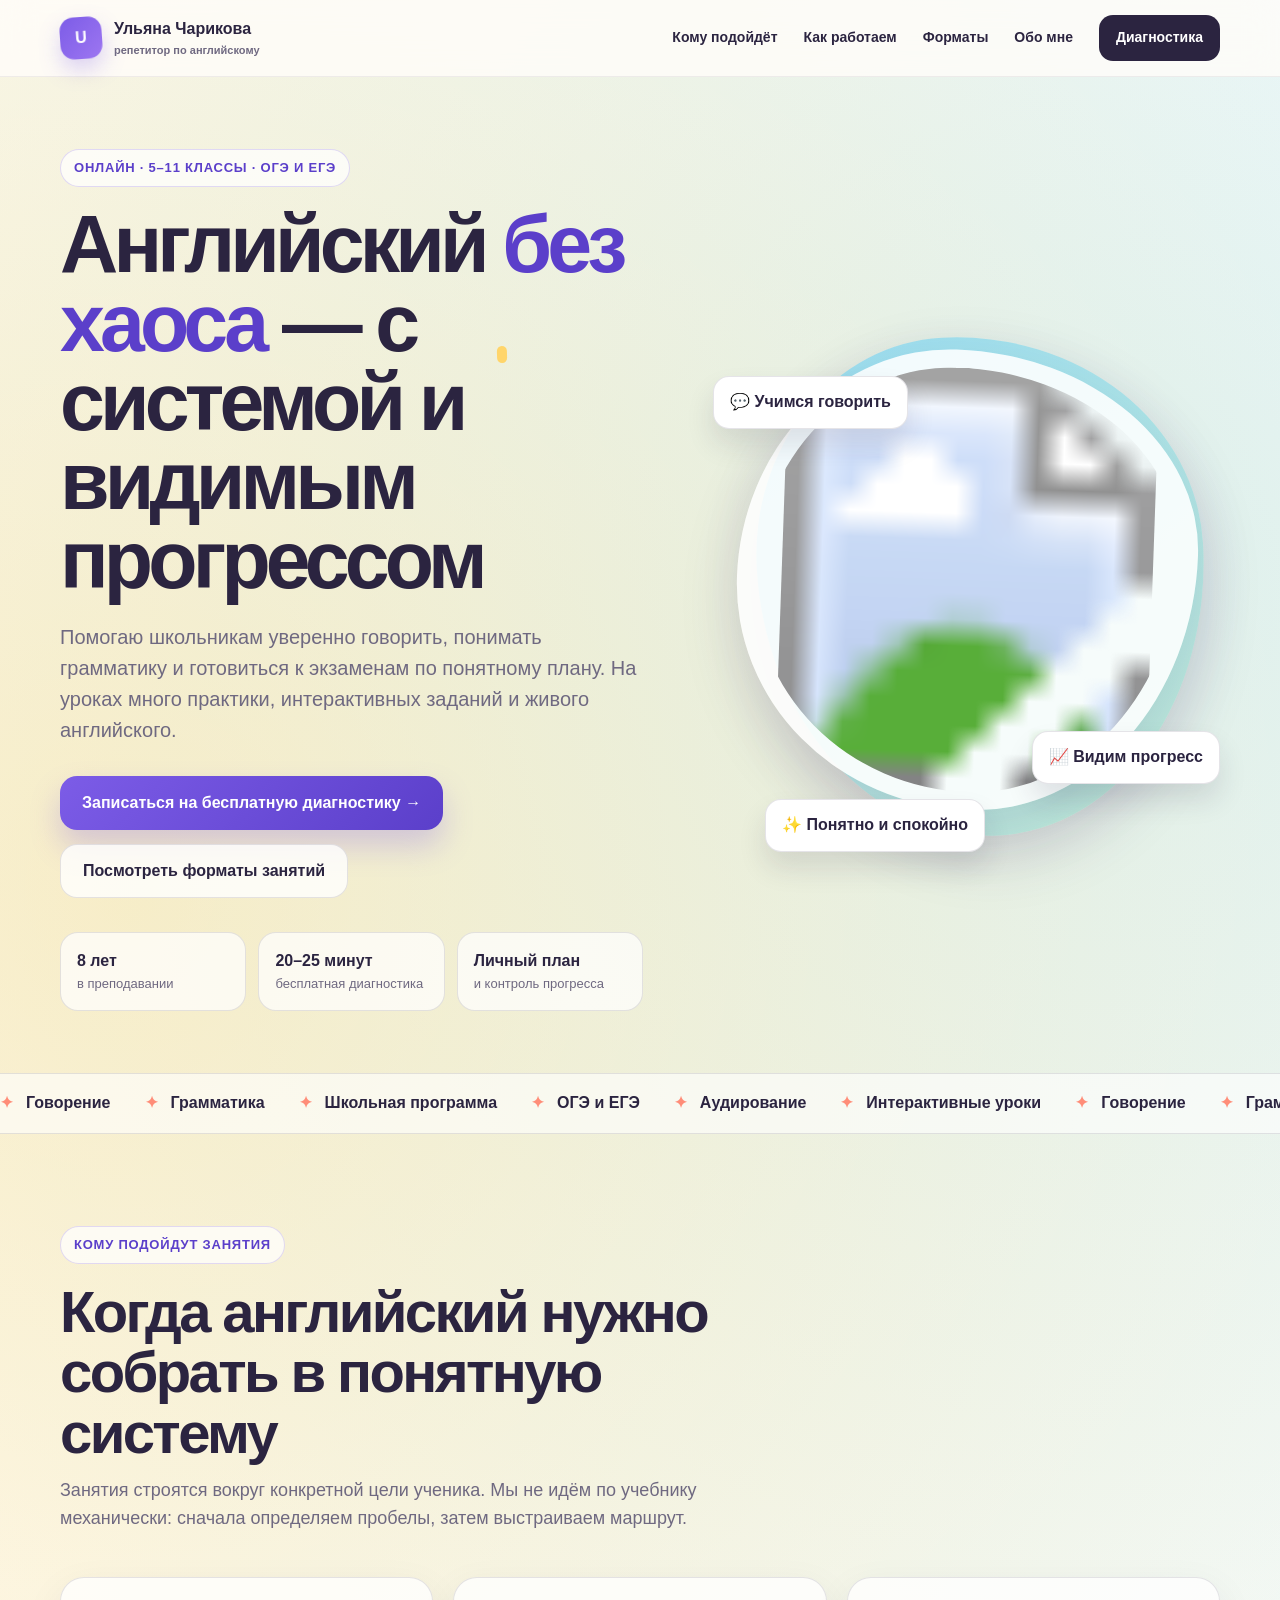
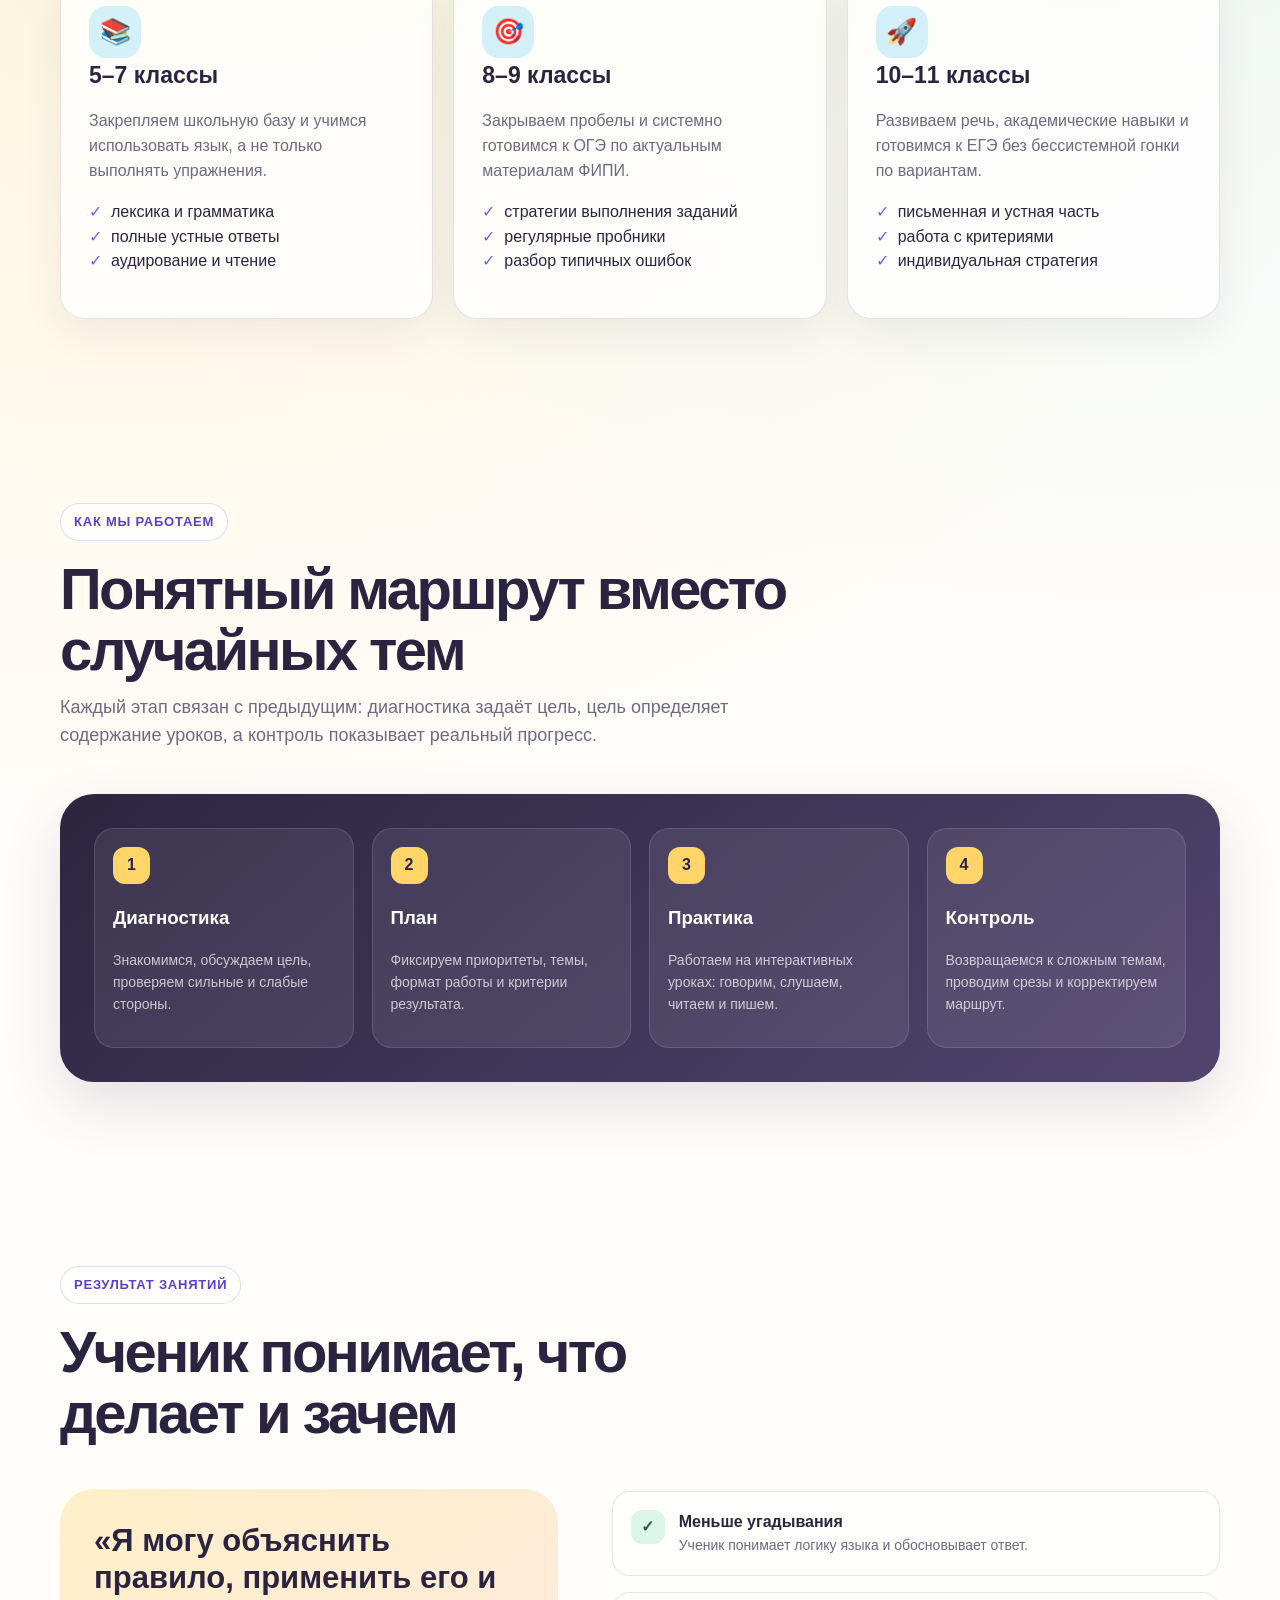
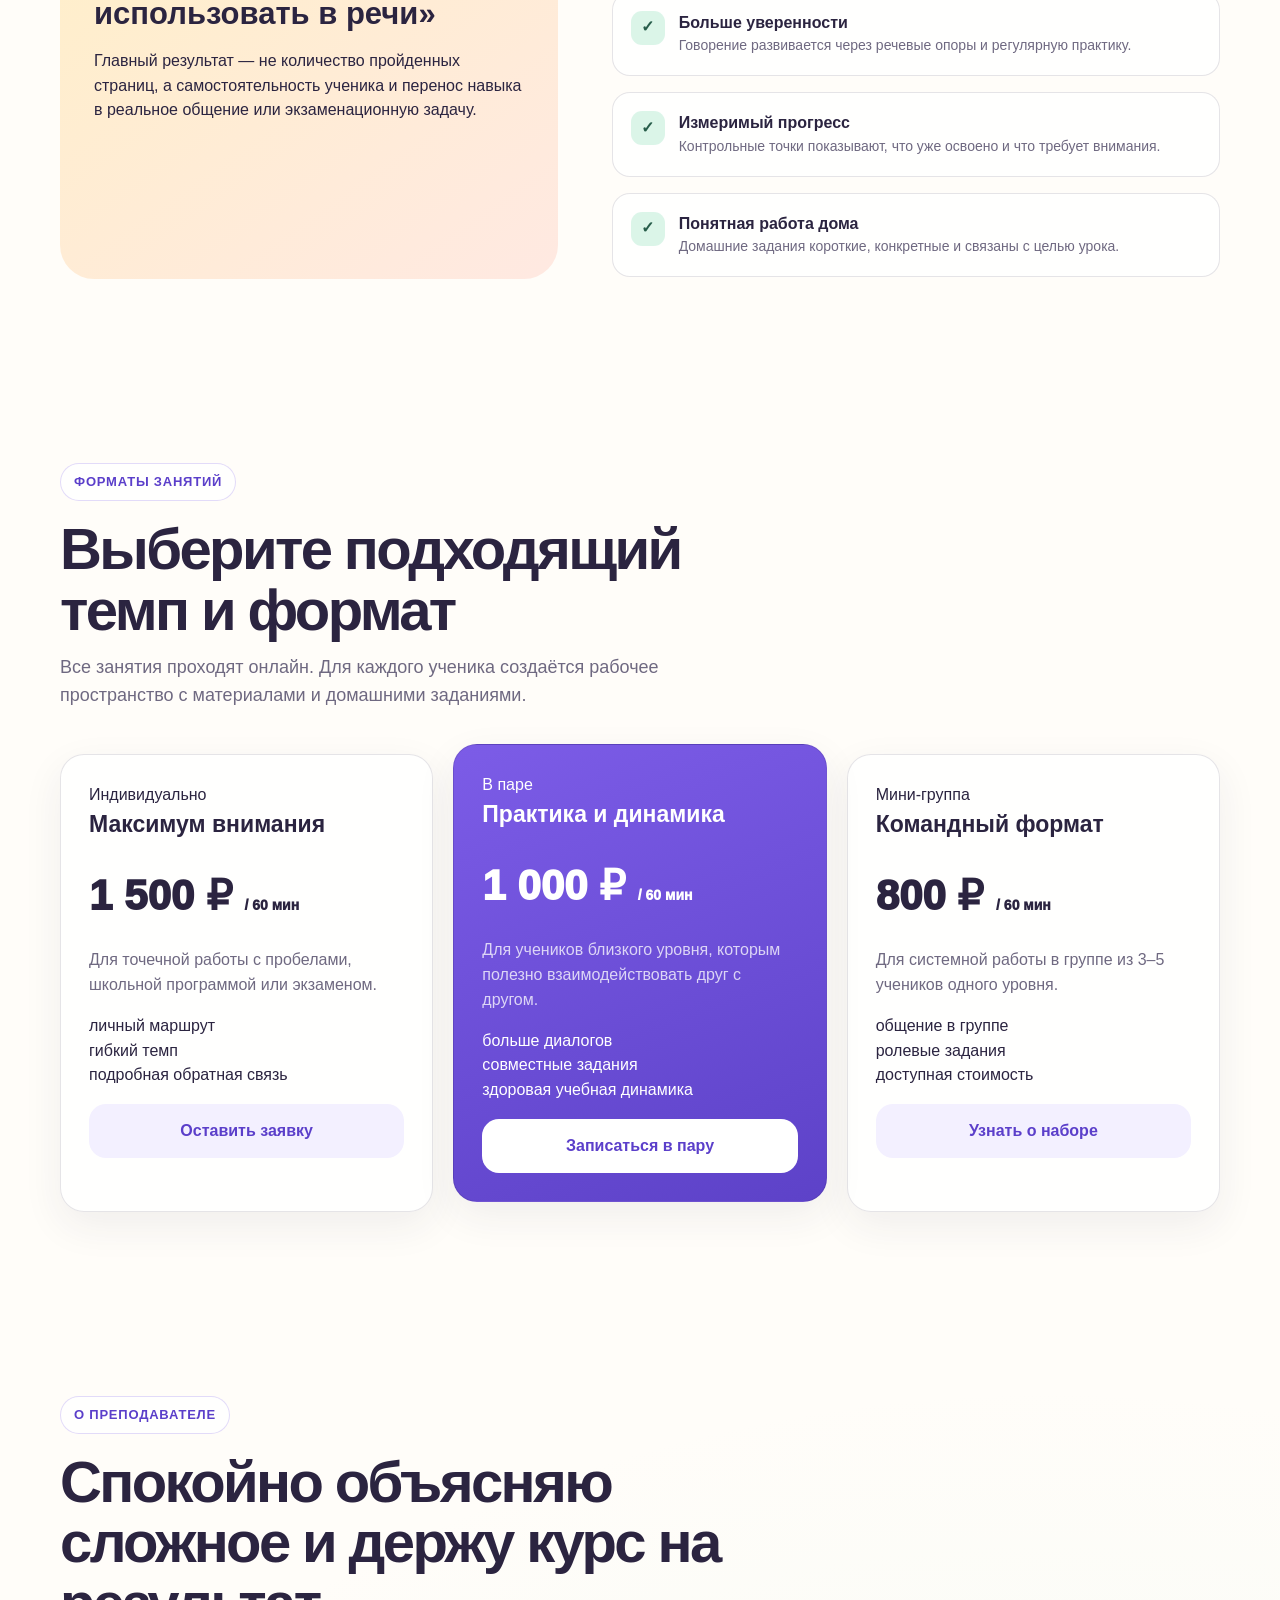
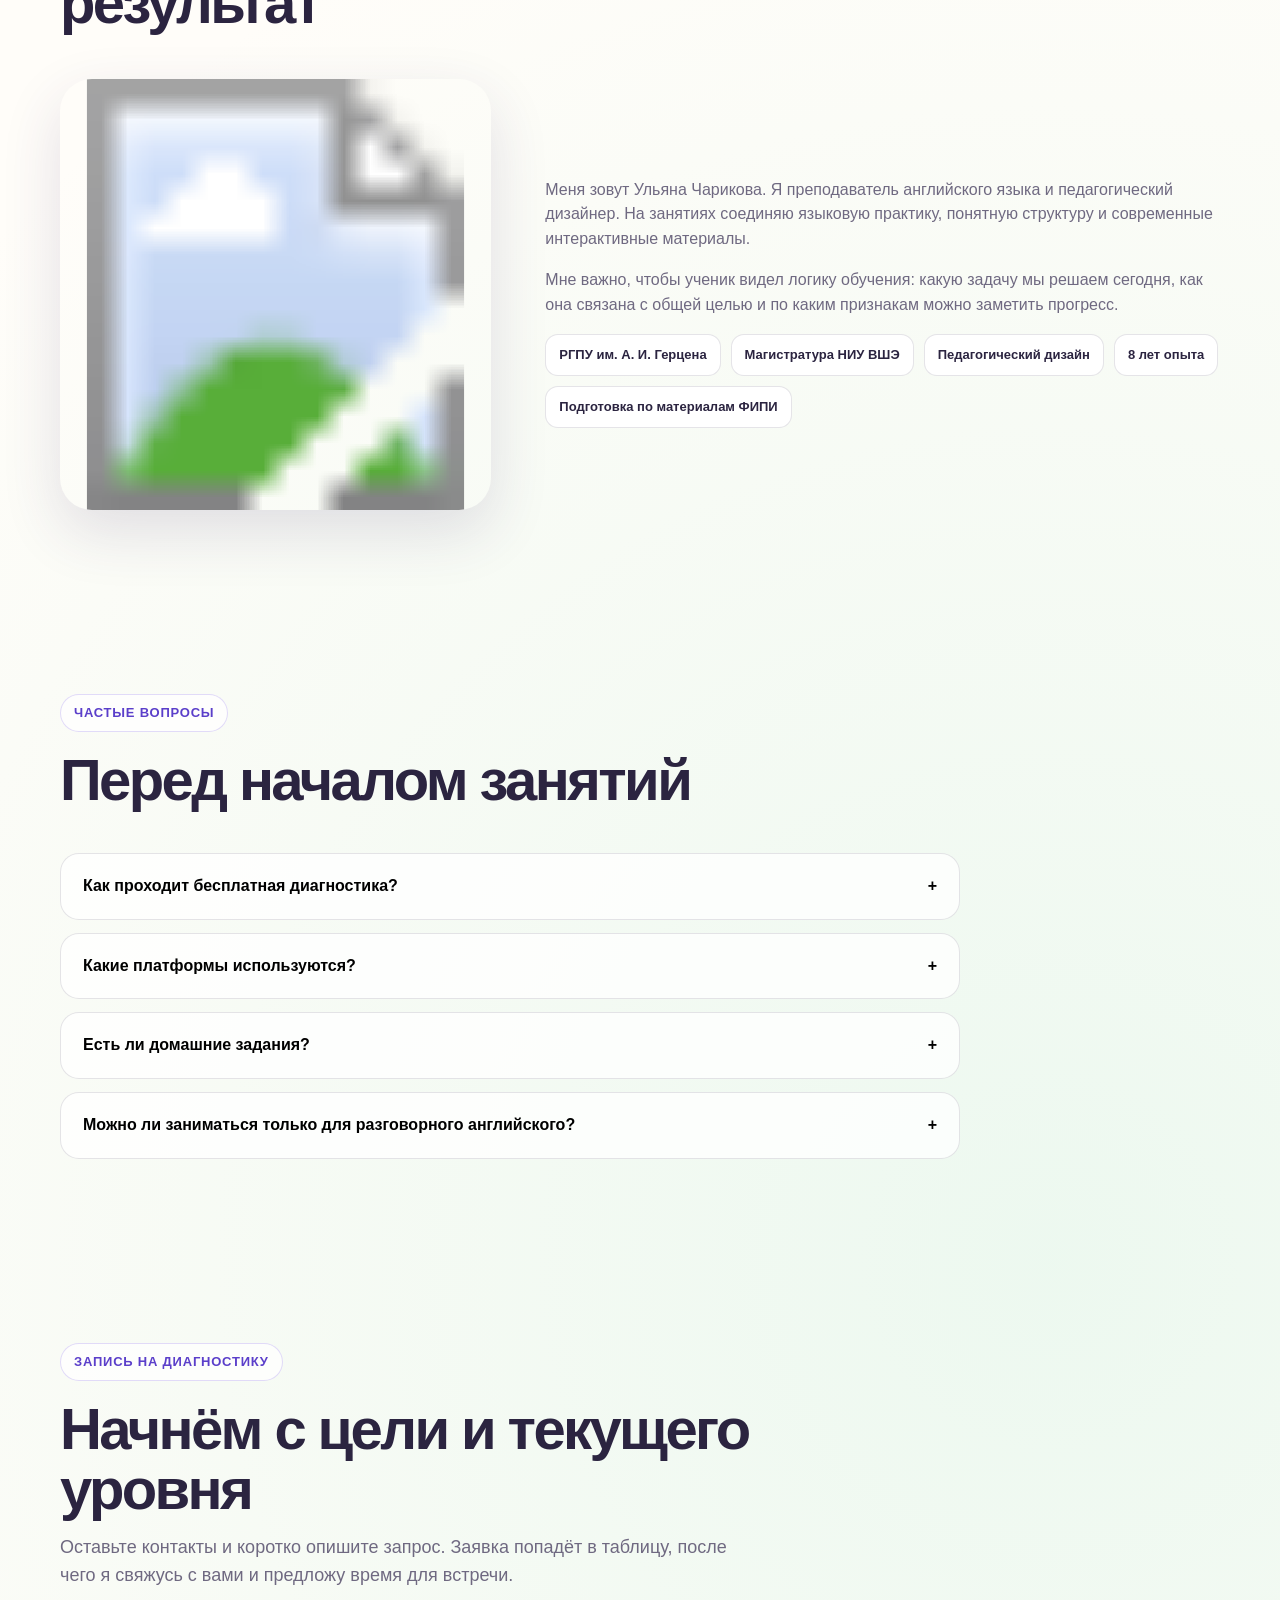
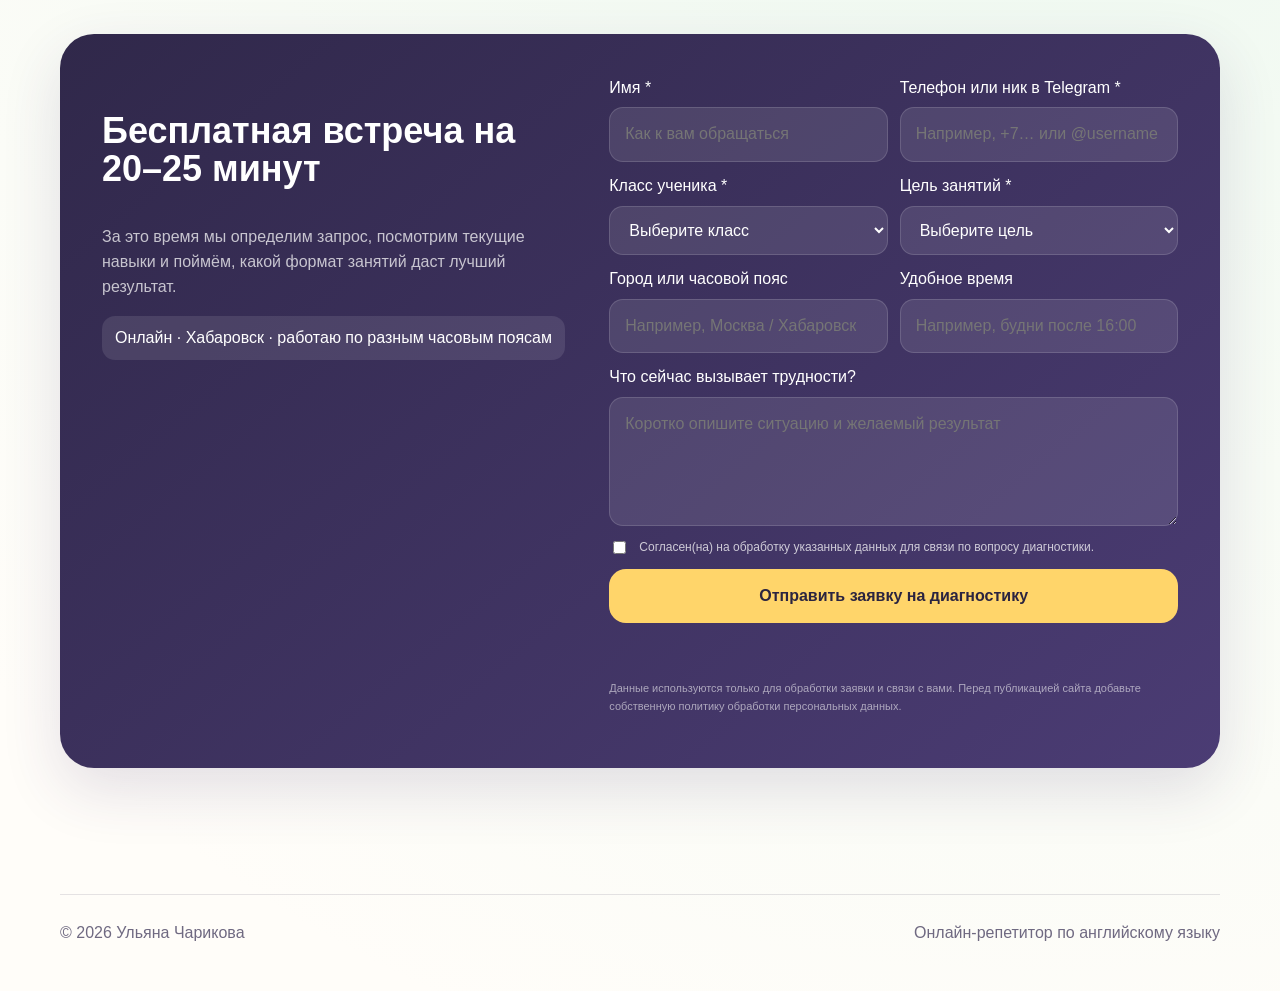
<file: tutor/index.html>
<!DOCTYPE html>
<html lang="ru">
<head>
  <meta charset="UTF-8" />
  <meta name="viewport" content="width=device-width, initial-scale=1.0" />
  <meta name="description" content="Онлайн-занятия английским языком для школьников 5–11 классов. Системная подготовка, интерактивные уроки, ОГЭ и ЕГЭ." />
  <meta name="theme-color" content="#7c5ce7" />
  <title>Ульяна Чарикова — репетитор по английскому</title>
  <link rel="stylesheet" href="style.css" />
</head>
<body>
  <header class="topbar">
    <div class="container nav">
      <a class="brand" href="#top" aria-label="На главную">
        <div class="brand-mark">U</div>
        <span>Ульяна Чарикова<small>репетитор по английскому</small></span>
      </a>
      <nav class="nav-links" id="navLinks" aria-label="Основная навигация">
        <a href="#students">Кому подойдёт</a>
        <a href="#process">Как работаем</a>
        <a href="#formats">Форматы</a>
        <a href="#about">Обо мне</a>
        <a class="nav-cta" href="#contact">Диагностика</a>
      </nav>
      <button class="menu-btn" id="menuBtn" aria-label="Открыть меню" aria-expanded="false">☰</button>
    </div>
  </header>

  <main id="top">
    <section class="hero">
      <div class="container hero-grid">
        <div>
          <span class="eyebrow">Онлайн · 5–11 классы · ОГЭ и ЕГЭ</span>
          <h1>Английский <span class="highlight">без хаоса</span> — с системой и видимым прогрессом</h1>
          <p class="hero-text">Помогаю школьникам уверенно говорить, понимать грамматику и готовиться к экзаменам по понятному плану. На уроках много практики, интерактивных заданий и живого английского.</p>
          <div class="hero-actions">
            <a class="btn btn-primary" href="#contact">Записаться на бесплатную диагностику →</a>
            <a class="btn btn-secondary" href="#formats">Посмотреть форматы занятий</a>
          </div>
          <div class="hero-facts">
            <div class="fact"><strong>8 лет</strong><span>в преподавании</span></div>
            <div class="fact"><strong>20–25 минут</strong><span>бесплатная диагностика</span></div>
            <div class="fact"><strong>Личный план</strong><span>и контроль прогресса</span></div>
          </div>
        </div>
        <div class="portrait-wrap" aria-label="Фотография преподавателя">
          <div class="portrait-blob"></div>
          <div class="portrait-card"><img src="photo.svg" alt="Ульяна Чарикова, преподаватель английского языка" /></div>
          <div class="floating-note note-1">💬 Учимся говорить</div>
          <div class="floating-note note-2">📈 Видим прогресс</div>
          <div class="floating-note note-3">✨ Понятно и спокойно</div>
        </div>
      </div>
    </section>

    <div class="ticker" aria-hidden="true">
      <div class="ticker-track">
        <span>Говорение</span><span>Грамматика</span><span>Школьная программа</span><span>ОГЭ и ЕГЭ</span><span>Аудирование</span><span>Интерактивные уроки</span>
        <span>Говорение</span><span>Грамматика</span><span>Школьная программа</span><span>ОГЭ и ЕГЭ</span><span>Аудирование</span><span>Интерактивные уроки</span>
      </div>
    </div>

    <section class="section" id="students">
      <div class="container reveal">
        <span class="eyebrow">Кому подойдут занятия</span>
        <h2 class="section-title">Когда английский нужно собрать в понятную систему</h2>
        <p class="section-subtitle">Занятия строятся вокруг конкретной цели ученика. Мы не идём по учебнику механически: сначала определяем пробелы, затем выстраиваем маршрут.</p>
        <div class="cards-3">
          <article class="card">
            <div class="icon-box">📚</div>
            <h3>5–7 классы</h3>
            <p>Закрепляем школьную базу и учимся использовать язык, а не только выполнять упражнения.</p>
            <ul><li>лексика и грамматика</li><li>полные устные ответы</li><li>аудирование и чтение</li></ul>
          </article>
          <article class="card">
            <div class="icon-box">🎯</div>
            <h3>8–9 классы</h3>
            <p>Закрываем пробелы и системно готовимся к ОГЭ по актуальным материалам ФИПИ.</p>
            <ul><li>стратегии выполнения заданий</li><li>регулярные пробники</li><li>разбор типичных ошибок</li></ul>
          </article>
          <article class="card">
            <div class="icon-box">🚀</div>
            <h3>10–11 классы</h3>
            <p>Развиваем речь, академические навыки и готовимся к ЕГЭ без бессистемной гонки по вариантам.</p>
            <ul><li>письменная и устная часть</li><li>работа с критериями</li><li>индивидуальная стратегия</li></ul>
          </article>
        </div>
      </div>
    </section>

    <section class="section" id="process">
      <div class="container reveal">
        <span class="eyebrow">Как мы работаем</span>
        <h2 class="section-title">Понятный маршрут вместо случайных тем</h2>
        <p class="section-subtitle">Каждый этап связан с предыдущим: диагностика задаёт цель, цель определяет содержание уроков, а контроль показывает реальный прогресс.</p>
        <div class="process-wrap">
          <div class="process">
            <article class="step"><div class="step-number">1</div><h3>Диагностика</h3><p>Знакомимся, обсуждаем цель, проверяем сильные и слабые стороны.</p></article>
            <article class="step"><div class="step-number">2</div><h3>План</h3><p>Фиксируем приоритеты, темы, формат работы и критерии результата.</p></article>
            <article class="step"><div class="step-number">3</div><h3>Практика</h3><p>Работаем на интерактивных уроках: говорим, слушаем, читаем и пишем.</p></article>
            <article class="step"><div class="step-number">4</div><h3>Контроль</h3><p>Возвращаемся к сложным темам, проводим срезы и корректируем маршрут.</p></article>
          </div>
        </div>
      </div>
    </section>

    <section class="section">
      <div class="container reveal">
        <span class="eyebrow">Результат занятий</span>
        <h2 class="section-title">Ученик понимает, что делает и зачем</h2>
        <div class="results-grid">
          <div class="results-panel">
            <div class="result-quote">«Я могу объяснить правило, применить его и использовать в речи»</div>
            <p class="result-caption">Главный результат — не количество пройденных страниц, а самостоятельность ученика и перенос навыка в реальное общение или экзаменационную задачу.</p>
          </div>
          <div class="check-list">
            <div class="check"><div class="check-mark">✓</div><div><strong>Меньше угадывания</strong><span>Ученик понимает логику языка и обосновывает ответ.</span></div></div>
            <div class="check"><div class="check-mark">✓</div><div><strong>Больше уверенности</strong><span>Говорение развивается через речевые опоры и регулярную практику.</span></div></div>
            <div class="check"><div class="check-mark">✓</div><div><strong>Измеримый прогресс</strong><span>Контрольные точки показывают, что уже освоено и что требует внимания.</span></div></div>
            <div class="check"><div class="check-mark">✓</div><div><strong>Понятная работа дома</strong><span>Домашние задания короткие, конкретные и связаны с целью урока.</span></div></div>
          </div>
        </div>
      </div>
    </section>

    <section class="section" id="formats">
      <div class="container reveal">
        <span class="eyebrow">Форматы занятий</span>
        <h2 class="section-title">Выберите подходящий темп и формат</h2>
        <p class="section-subtitle">Все занятия проходят онлайн. Для каждого ученика создаётся рабочее пространство с материалами и домашними заданиями.</p>
        <div class="pricing">
          <article class="price-card">
            <div class="price-label">Индивидуально</div>
            <h3>Максимум внимания</h3>
            <div class="price">1 500 ₽ <small>/ 60 мин</small></div>
            <p class="price-note">Для точечной работы с пробелами, школьной программой или экзаменом.</p>
            <ul class="price-list"><li>личный маршрут</li><li>гибкий темп</li><li>подробная обратная связь</li></ul>
            <a class="btn" href="#contact">Оставить заявку</a>
          </article>
          <article class="price-card featured">
            <div class="price-label">В паре</div>
            <h3>Практика и динамика</h3>
            <div class="price">1 000 ₽ <small>/ 60 мин</small></div>
            <p class="price-note">Для учеников близкого уровня, которым полезно взаимодействовать друг с другом.</p>
            <ul class="price-list"><li>больше диалогов</li><li>совместные задания</li><li>здоровая учебная динамика</li></ul>
            <a class="btn" href="#contact">Записаться в пару</a>
          </article>
          <article class="price-card">
            <div class="price-label">Мини-группа</div>
            <h3>Командный формат</h3>
            <div class="price">800 ₽ <small>/ 60 мин</small></div>
            <p class="price-note">Для системной работы в группе из 3–5 учеников одного уровня.</p>
            <ul class="price-list"><li>общение в группе</li><li>ролевые задания</li><li>доступная стоимость</li></ul>
            <a class="btn" href="#contact">Узнать о наборе</a>
          </article>
        </div>
      </div>
    </section>

    <section class="section" id="about">
      <div class="container reveal">
        <span class="eyebrow">О преподавателе</span>
        <h2 class="section-title">Спокойно объясняю сложное и держу курс на результат</h2>
        <div class="about">
          <div class="about-photo"><img src="photo.svg" alt="Ульяна Чарикова" /></div>
          <div class="about-copy">
            <p>Меня зовут Ульяна Чарикова. Я преподаватель английского языка и педагогический дизайнер. На занятиях соединяю языковую практику, понятную структуру и современные интерактивные материалы.</p>
            <p>Мне важно, чтобы ученик видел логику обучения: какую задачу мы решаем сегодня, как она связана с общей целью и по каким признакам можно заметить прогресс.</p>
            <div class="credentials">
              <span class="credential">РГПУ им. А. И. Герцена</span>
              <span class="credential">Магистратура НИУ ВШЭ</span>
              <span class="credential">Педагогический дизайн</span>
              <span class="credential">8 лет опыта</span>
              <span class="credential">Подготовка по материалам ФИПИ</span>
            </div>
          </div>
        </div>
      </div>
    </section>

    <section class="section">
      <div class="container reveal">
        <span class="eyebrow">Частые вопросы</span>
        <h2 class="section-title">Перед началом занятий</h2>
        <div class="faq-list">
          <div class="faq"><button type="button"><span>Как проходит бесплатная диагностика?</span><span>+</span></button><div class="faq-content"><p>Диагностика длится 20–25 минут. Мы знакомимся, обсуждаем цель, выполняем несколько заданий и определяем основные зоны роста. После встречи я предлагаю формат и примерный план работы.</p></div></div>
          <div class="faq"><button type="button"><span>Какие платформы используются?</span><span>+</span></button><div class="faq-content"><p>Видеосвязь проходит в Яндекс Телемосте. Интерактивная часть урока и материалы размещаются в онлайн-пространстве ученика, чтобы всё было собрано в одном месте.</p></div></div>
          <div class="faq"><button type="button"><span>Есть ли домашние задания?</span><span>+</span></button><div class="faq-content"><p>Да. Обычно это короткая работа на закрепление: тренировка лексики, грамматики, аудирование или письменное задание. Объём зависит от цели и загрузки ученика.</p></div></div>
          <div class="faq"><button type="button"><span>Можно ли заниматься только для разговорного английского?</span><span>+</span></button><div class="faq-content"><p>Да. В таком случае программа строится вокруг тем общения, активной лексики, аудирования и регулярной речевой практики.</p></div></div>
        </div>
      </div>
    </section>

    <section class="section" id="contact">
      <div class="container reveal">
        <span class="eyebrow">Запись на диагностику</span>
        <h2 class="section-title">Начнём с цели и текущего уровня</h2>
        <p class="section-subtitle">Оставьте контакты и коротко опишите запрос. Заявка попадёт в таблицу, после чего я свяжусь с вами и предложу время для встречи.</p>
        <div class="contact-card">
          <div class="contact-copy">
            <h3>Бесплатная встреча на 20–25 минут</h3>
            <p>За это время мы определим запрос, посмотрим текущие навыки и поймём, какой формат занятий даст лучший результат.</p>
            <span class="contact-badge">Онлайн · Хабаровск · работаю по разным часовым поясам</span>
          </div>
          <form class="contact-form" id="contactForm" novalidate>
            <div class="form-grid">
              <div class="field"><label for="name">Имя *</label><input id="name" name="name" autocomplete="name" required placeholder="Как к вам обращаться" /></div>
              <div class="field"><label for="contact">Телефон или ник в Telegram *</label><input id="contact" name="contact" autocomplete="tel" inputmode="text" required placeholder="Например, +7… или @username" /></div>
              <div class="field"><label for="grade">Класс ученика *</label><select id="grade" name="grade" required><option value="">Выберите класс</option><option>5 класс</option><option>6 класс</option><option>7 класс</option><option>8 класс</option><option>9 класс</option><option>10 класс</option><option>11 класс</option></select></div>
              <div class="field"><label for="goal">Цель занятий *</label><select id="goal" name="goal" required><option value="">Выберите цель</option><option>Подтянуть школьную программу</option><option>Разговорный английский</option><option>Подготовка к ОГЭ</option><option>Подготовка к ЕГЭ</option><option>Другое</option></select></div>
              <div class="field"><label for="timezone">Город или часовой пояс</label><input id="timezone" name="timezone" autocomplete="address-level2" placeholder="Например, Москва / Хабаровск" /></div>
              <div class="field"><label for="preferredTime">Удобное время</label><input id="preferredTime" name="preferredTime" placeholder="Например, будни после 16:00" /></div>
              <div class="field field-full"><label for="comment">Что сейчас вызывает трудности?</label><textarea id="comment" name="comment" rows="4" placeholder="Коротко опишите ситуацию и желаемый результат"></textarea></div>
              <div class="hp-field" aria-hidden="true"><label for="website">Сайт</label><input id="website" name="website" tabindex="-1" autocomplete="off" /></div>
            </div>
            <label class="consent-row"><input id="consent" name="consent" type="checkbox" required /><span>Согласен(на) на обработку указанных данных для связи по вопросу диагностики.</span></label>
            <button class="btn" id="submitBtn" type="submit">Отправить заявку на диагностику</button>
            <p class="form-note" id="formNote" role="status" aria-live="polite"></p>
            <p class="privacy-note">Данные используются только для обработки заявки и связи с вами. Перед публикацией сайта добавьте собственную политику обработки персональных данных.</p>
          </form>
        </div>
      </div>
    </section>
  </main>

  <footer>
    <div class="container footer-row"><span>© 2026 Ульяна Чарикова</span><span>Онлайн-репетитор по английскому языку</span></div>
  </footer>

  <a class="mobile-cta" href="#contact">Записаться на диагностику</a>
  <script src="script.js" defer></script>
</body>
</html>
</file>
<file: tutor/style.css>
@import url('base1.css');
@import url('base2.css');
@import url('responsive.css');
</file>
